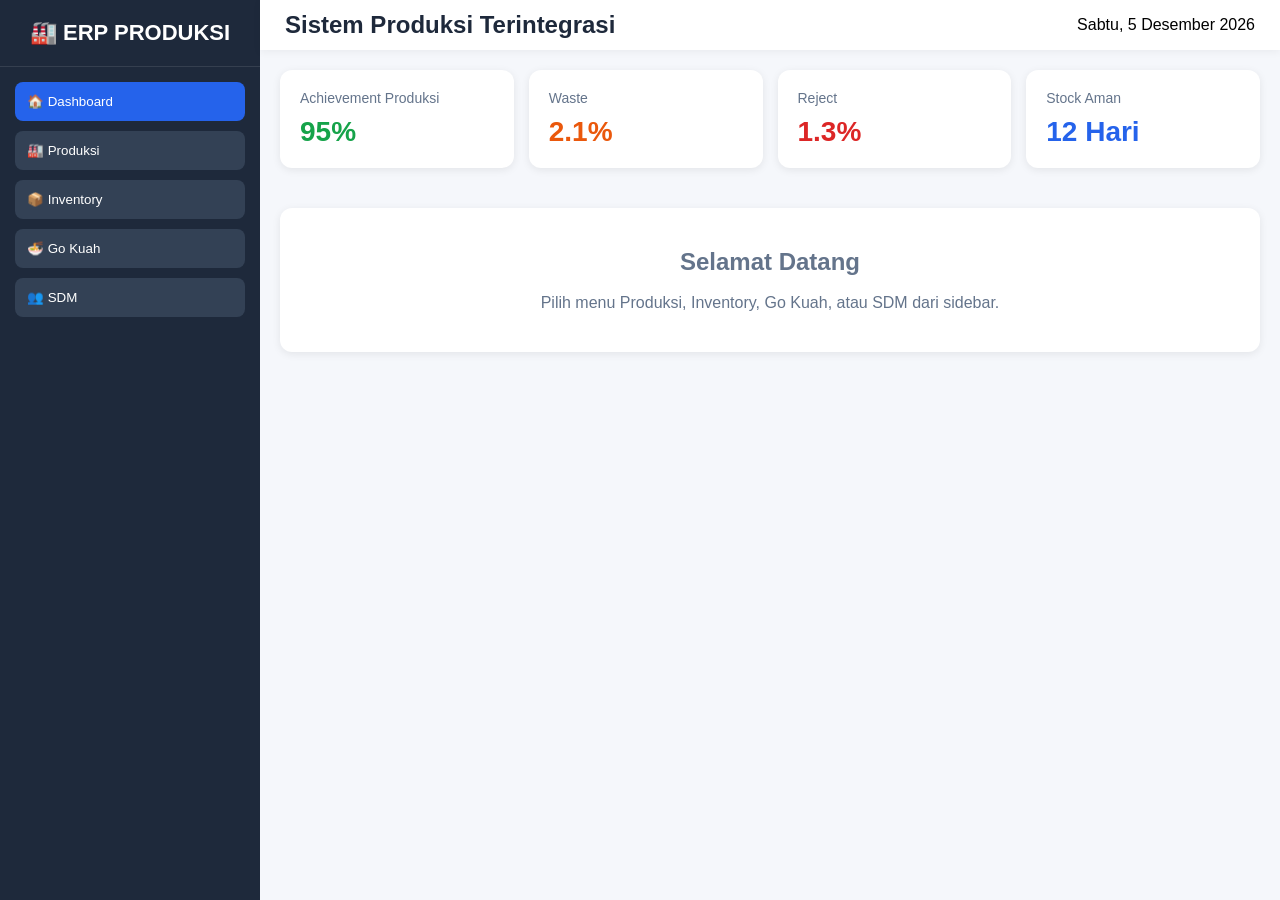
<file: index.html>
<!DOCTYPE html>
<html lang="id">
<head>
<meta charset="UTF-8">
<meta name="viewport" content="width=device-width, initial-scale=1.0">

<title>Dashboard Sistem Produksi</title>

<style>

*{
    margin:0;
    padding:0;
    box-sizing:border-box;
}

body{
    font-family:'Segoe UI',sans-serif;
    background:#f5f7fb;
    height:100vh;
    display:flex;
}

/* SIDEBAR */

.sidebar{
    width:260px;
    background:#1e293b;
    color:white;
    display:flex;
    flex-direction:column;
}

.logo{
    padding:20px;
    font-size:22px;
    font-weight:bold;
    text-align:center;
    border-bottom:1px solid rgba(255,255,255,.1);
}

.menu{
    padding:15px;
}

.menu button{
    width:100%;
    padding:12px;
    margin-bottom:10px;
    border:none;
    border-radius:8px;
    background:#334155;
    color:white;
    text-align:left;
    cursor:pointer;
    transition:0.3s;
}

.menu button:hover{
    background:#2563eb;
}

.menu button.active{
    background:#2563eb;
}

/* MAIN */

.main{
    flex:1;
    display:flex;
    flex-direction:column;
}

/* HEADER */

.header{
    height:50px;
    background:white;
    display:flex;
    justify-content:space-between;
    align-items:center;
    padding:0 25px;
    box-shadow:0 2px 8px rgba(0,0,0,.05);
}

.header h2{
    color:#1e293b;
}

/* KPI */

.kpi{
    display:grid;
    grid-template-columns:repeat(4,1fr);
    gap:15px;
    padding:20px;
}

.card{
    background:white;
    padding:20px;
    border-radius:12px;
    box-shadow:0 2px 8px rgba(0,0,0,.08);
}

.card-title{
    color:#64748b;
    font-size:14px;
}

.card-value{
    margin-top:10px;
    font-size:28px;
    font-weight:bold;
}

.green{
    color:#16a34a;
}

.red{
    color:#dc2626;
}

.orange{
    color:#ea580c;
}

.blue{
    color:#2563eb;
}

/* CONTENT */

.content{
    flex:1;
    padding:20px;
}

iframe{
    width:100%;
    height:100%;
    border:none;
    border-radius:12px;
    background:white;
    box-shadow:0 2px 8px rgba(0,0,0,.08);
}

.welcome{
    background:white;
    border-radius:12px;
    padding:40px;
    text-align:center;
    color:#64748b;
    box-shadow:0 2px 8px rgba(0,0,0,.08);
}

@media(max-width:1000px){

.kpi{
    grid-template-columns:repeat(2,1fr);
}

}

</style>
</head>

<body>

<div class="sidebar">

<div class="logo">
🏭 ERP PRODUKSI
</div>

<div class="menu">

<button onclick="showHome(this)" class="active">
🏠 Dashboard
</button>

<button onclick="loadPage('produksi/produksi.html', this)">
🏭 Produksi
</button>

<button onclick="loadPage('inventory/inventory.html', this)">
📦 Inventory
</button>

<button onclick="loadPage('gokuah/gokuah.html', this)">
🍜 Go Kuah
</button>

<button onclick="loadPage('sdm/sdm.html', this)">
👥 SDM
</button>

</div>

</div>

<div class="main">

<div class="header">
<h2>Sistem Produksi Terintegrasi</h2>
<div id="tanggal"></div>
</div>

<div class="kpi">

<div class="card">
<div class="card-title">Achievement Produksi</div>
<div class="card-value green">95%</div>
</div>

<div class="card">
<div class="card-title">Waste</div>
<div class="card-value orange">2.1%</div>
</div>

<div class="card">
<div class="card-title">Reject</div>
<div class="card-value red">1.3%</div>
</div>

<div class="card">
<div class="card-title">Stock Aman</div>
<div class="card-value blue">12 Hari</div>
</div>

</div>

<div class="content">

<div id="homePage" class="welcome">

<h2>Selamat Datang</h2>

<br>

<p>
Pilih menu Produksi, Inventory, Go Kuah, atau SDM dari sidebar.
</p>

</div>

<iframe
id="mainFrame"
style="display:none;">
</iframe>

</div>

</div>

<script>

document.getElementById("tanggal").innerHTML =
new Date().toLocaleDateString("id-ID",{
    weekday:'long',
    day:'numeric',
    month:'long',
    year:'numeric'
});

function setActive(btn){
    document.querySelectorAll(".menu button").forEach(function(b){
        b.classList.remove("active");
    });
    if(btn){
        btn.classList.add("active");
    }
}

function loadPage(page, btn){

    document.getElementById("homePage").style.display="none";

    document.getElementById("mainFrame").style.display="block";

    document.getElementById("mainFrame").src=page;

    document.querySelector(".header").style.display="none";

    document.querySelector(".kpi").style.display="none";

    setActive(btn);
}

function showHome(btn){

    document.getElementById("mainFrame").style.display="none";

    document.getElementById("homePage").style.display="block";

    document.querySelector(".header").style.display="flex";

    document.querySelector(".kpi").style.display="grid";

    setActive(btn);
}

</script>

</body>
</html>
</file>
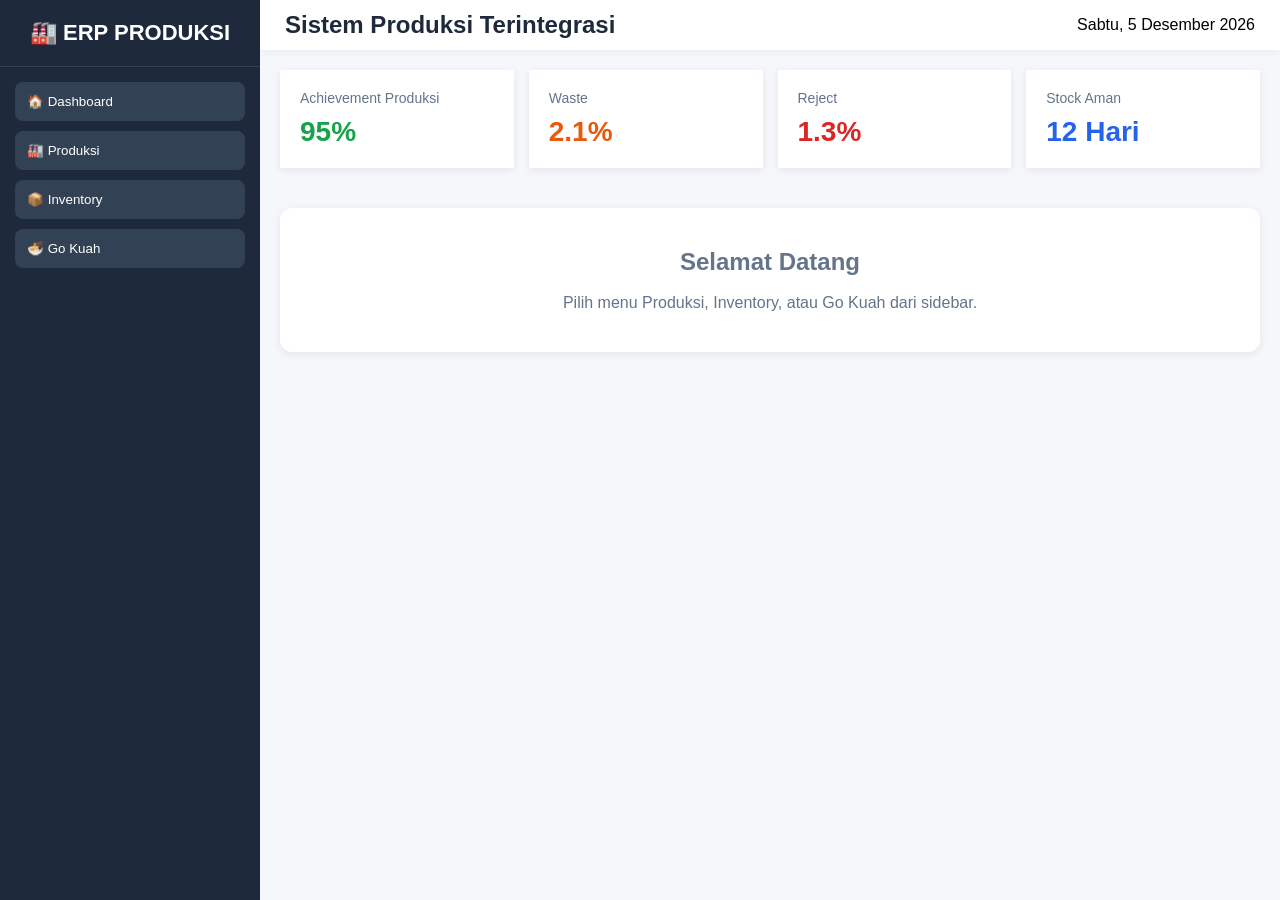
<file: resource/index.html>
<!DOCTYPE html>
<html lang="id">
<head>
<meta charset="UTF-8">
<meta name="viewport" content="width=device-width, initial-scale=1.0">

<title>Dashboard Sistem Produksi</title>

<style>

*{
    margin:0;
    padding:0;
    box-sizing:border-box;
}

body{
    font-family:'Segoe UI',sans-serif;
    background:#f5f7fb;
    height:100vh;
    display:flex;
}

/* SIDEBAR */

.sidebar{
    width:260px;
    background:#1e293b;
    color:white;
    display:flex;
    flex-direction:column;
}

.logo{
    padding:20px;
    font-size:22px;
    font-weight:bold;
    text-align:center;
    border-bottom:1px solid rgba(255,255,255,.1);
}

.menu{
    padding:15px;
}

.menu button{
    width:100%;
    padding:12px;
    margin-bottom:10px;
    border:none;
    border-radius:8px;
    background:#334155;
    color:white;
    text-align:left;
    cursor:pointer;
    transition:0.3s;
}

.menu button:hover{
    background:#2563eb;
}

/* MAIN */

.main{
    flex:1;
    display:flex;
    flex-direction:column;
}

/* HEADER */

.header{
    height:50px;
    background:white;
    display:flex;
    justify-content:space-between;
    align-items:center;
    padding:0 25px;
    box-shadow:0 2px 8px rgba(0,0,0,.05);
}

.header h2{
    color:#1e293b;
}

/* KPI */

.kpi{
    display:grid;
    grid-template-columns:repeat(4,1fr);
    gap:15px;
    padding:20px;
}

.card{
    background:white;
    padding:20px;
    border-radius:px;
    box-shadow:0 2px 8px rgba(0,0,0,.08);
}

.card-title{
    color:#64748b;
    font-size:14px;
}

.card-value{
    margin-top:10px;
    font-size:28px;
    font-weight:bold;
}

.green{
    color:#16a34a;
}

.red{
    color:#dc2626;
}

.orange{
    color:#ea580c;
}

.blue{
    color:#2563eb;
}

/* CONTENT */

.content{
    flex:1;
    padding:20px;
}

iframe{
    width:100%;
    height:100%;
    border:none;
    border-radius:12px;
    background:white;
    box-shadow:0 2px 8px rgba(0,0,0,.08);
}

.welcome{
    background:white;
    border-radius:12px;
    padding:40px;
    text-align:center;
    color:#64748b;
    box-shadow:0 2px 8px rgba(0,0,0,.08);
}

@media(max-width:1000px){

.kpi{
    grid-template-columns:repeat(2,1fr);
}

}

</style>
</head>

<body>

<div class="sidebar">

<div class="logo">
🏭 ERP PRODUKSI
</div>

<div class="menu">

<button onclick="showHome()">
🏠 Dashboard
</button>

<button onclick="loadPage('produksi/produksi.html')">
🏭 Produksi
</button>

<button onclick="loadPage('inventory/inventory.html')">
📦 Inventory
</button>

<button onclick="loadPage('gokuah/gokuah.html')">
🍜 Go Kuah
</button>

</div>

</div>

<div class="main">

<div class="header">
<h2>Sistem Produksi Terintegrasi</h2>
<div id="tanggal"></div>
</div>

<div class="kpi">

<div class="card">
<div class="card-title">Achievement Produksi</div>
<div class="card-value green">95%</div>
</div>

<div class="card">
<div class="card-title">Waste</div>
<div class="card-value orange">2.1%</div>
</div>

<div class="card">
<div class="card-title">Reject</div>
<div class="card-value red">1.3%</div>
</div>

<div class="card">
<div class="card-title">Stock Aman</div>
<div class="card-value blue">12 Hari</div>
</div>

</div>

<div class="content">

<div id="homePage" class="welcome">

<h2>Selamat Datang</h2>

<br>

<p>
Pilih menu Produksi, Inventory, atau Go Kuah dari sidebar.
</p>

</div>

<iframe
id="mainFrame"
style="display:none;">
</iframe>

</div>

</div>

<script>

document.getElementById("tanggal").innerHTML =
new Date().toLocaleDateString("id-ID",{
    weekday:'long',
    day:'numeric',
    month:'long',
    year:'numeric'
});

function loadPage(page){

    document.getElementById("homePage").style.display="none";

    document.getElementById("mainFrame").style.display="block";

    document.getElementById("mainFrame").src=page;
}

function showHome(){

    document.getElementById("mainFrame").style.display="none";

    document.getElementById("homePage").style.display="block";
}

</script>

</body>
</html>
</file>
